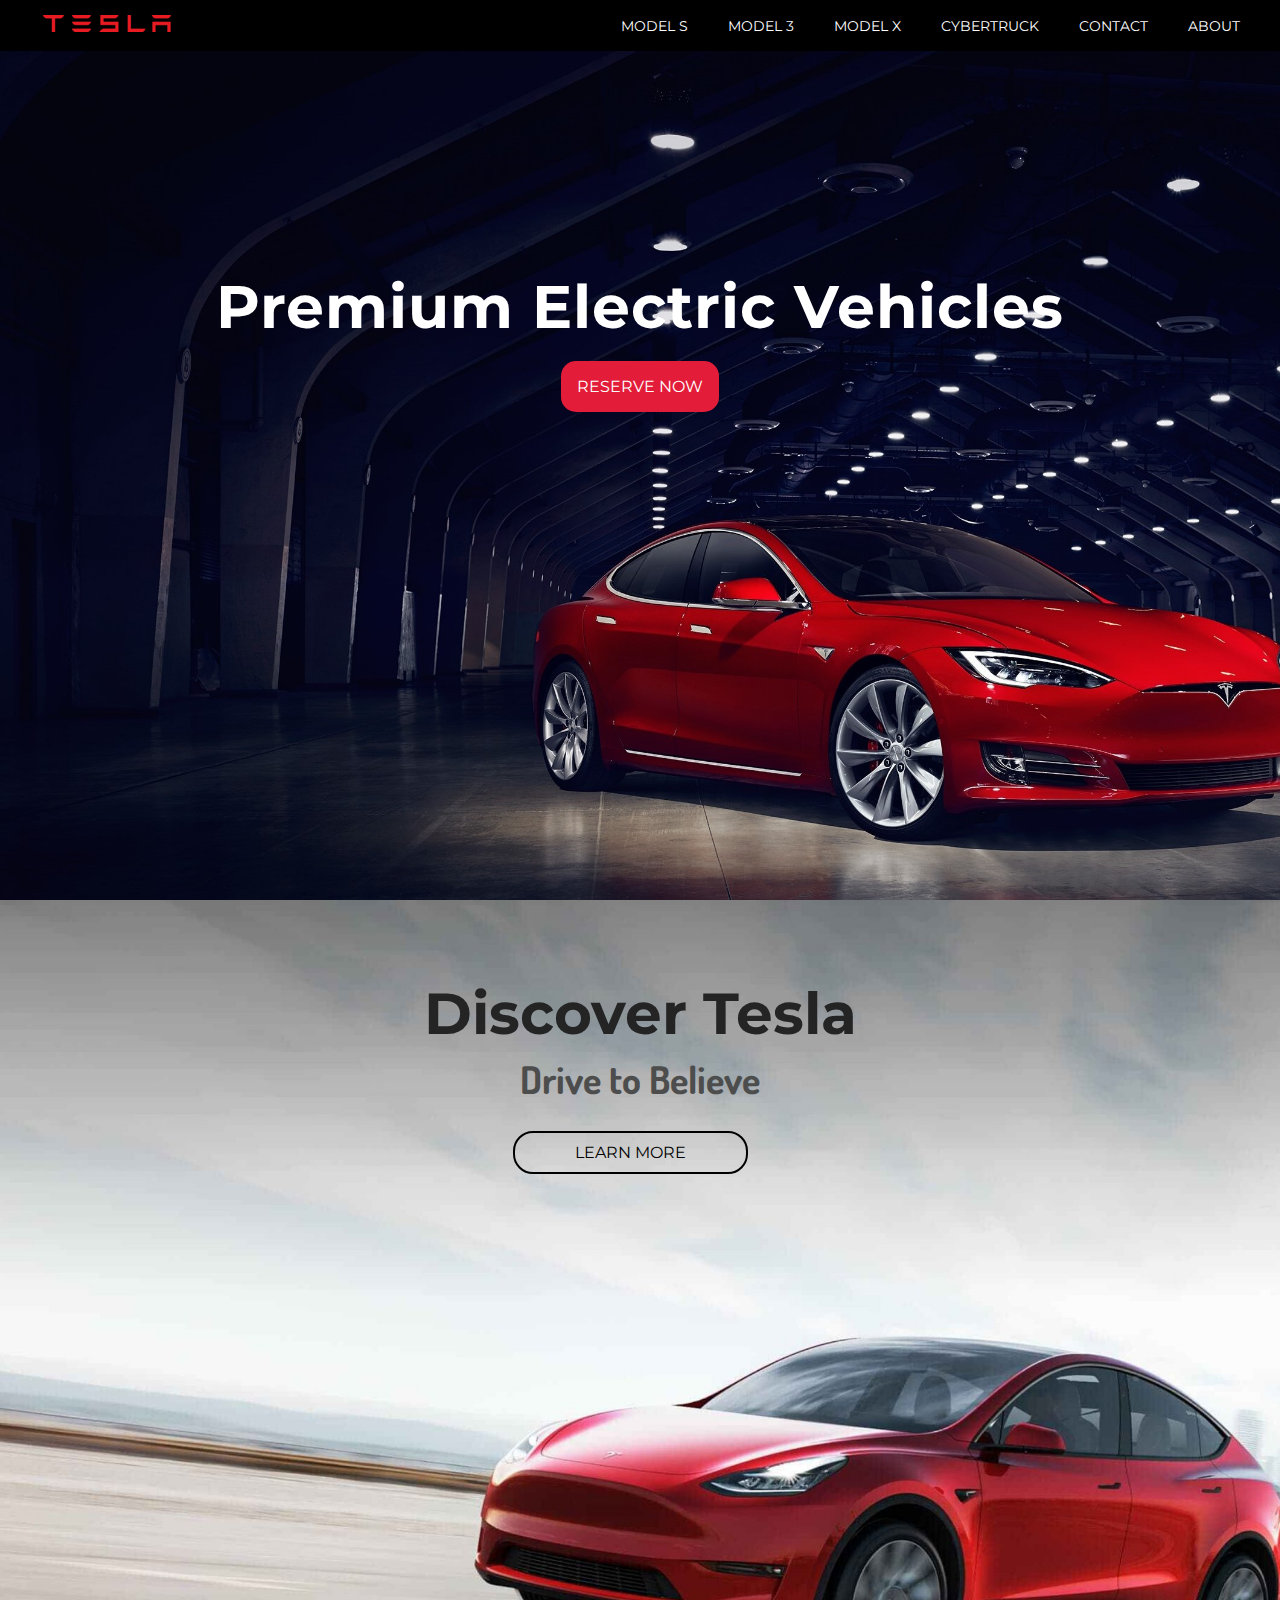
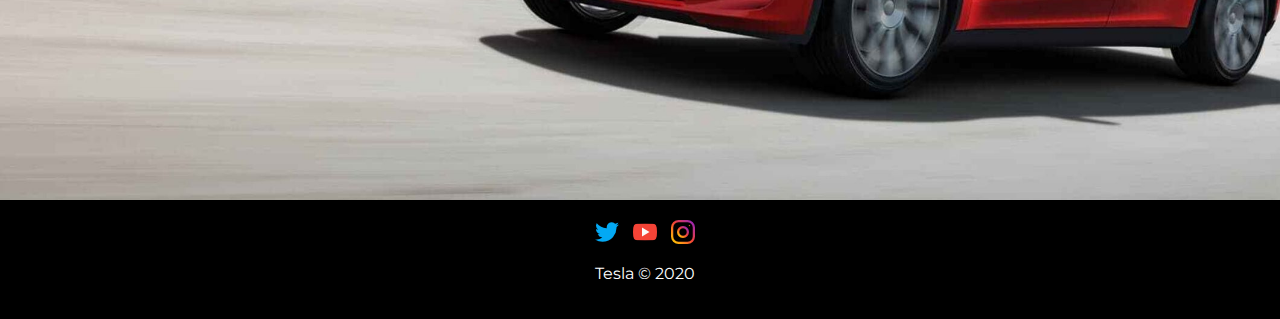
<file: index.html>
<!DOCTYPE html>
<html lang="en">
<head>
    <meta charset="UTF-8">
    <meta name="viewport" content="width=device-width, initial-scale=1.0">
    <title>Electric Cars, Solar Panels & Clean Energy Storage | Tesla</title>
    <link rel="stylesheet"  type="text/css" href="css/styles.css">
    <!--Fonts-->
    <link href="https://fonts.googleapis.com/css?family=Dosis:400,700" rel="stylesheet">
    <link href="https://fonts.googleapis.com/css?family=Roboto&display=swap" rel="stylesheet">

    <!--icono -->
    <link rel="shortcut icon" href="./img/favicon.ico" type="image/vnd.microsoft.icon">

    <link href="https://fonts.googleapis.com/css2?family=Montserrat:wght@600&display=swap" rel="stylesheet">
</head>

<body>
    <header>
        <div class="menu">
      
           <a href="index.html"><img class="logo" src="./img/logo.png"></a>
        <nav class="navbar">
           <ul>
              
              <li><a href="models.html">Model S</a></li>
              <li><a href="model3.html">Model 3</a></li>
              <li><a href="modelx.html">Model X</a></li>
              <li><a href="cybertruck.html">Cybertruck</a></li>
              <li><a href="contact.html">Contact</a></li>
              <li><a href="about.html">about</a></li>  
            </ul>
      
        </nav>
        </div>
       
        

        </header>

        <main>

            <section id="intro">
                <div class="contenedor">
                    <h1>Premium Electric Vehicles</h1>
                    <a href="index.html">RESERVE NOW</a>
                </div>
            </section>


            
          <section id="vid">
             
              
               <h2> Discover Tesla </h2>
               <h4>Drive to Believe</h4>
               <a href="about.html">Learn more</a>
              
            
          </section>
        </main>            
        
<footer>
    <div class="contenedor">
        <div class="redes">
          <a href="https://twitter.com/Tesla"><img src="img/twitter.png" alt="icono de twitter"></a>
          <a href="https://www.youtube.com/user/TeslaMotors"><img src="img/youtube.png" alt="icono de youtube"></a>
          <a href="https://www.instagram.com/teslamotors/?hl=es-la"><img src="img/instagram.png" alt="icono de instagram"></a>
        </div>
        <div class="parrafo">
          <p>Tesla © 2020</p>
        </div>
      </div>
</footer>

</body>
</html>
</file>
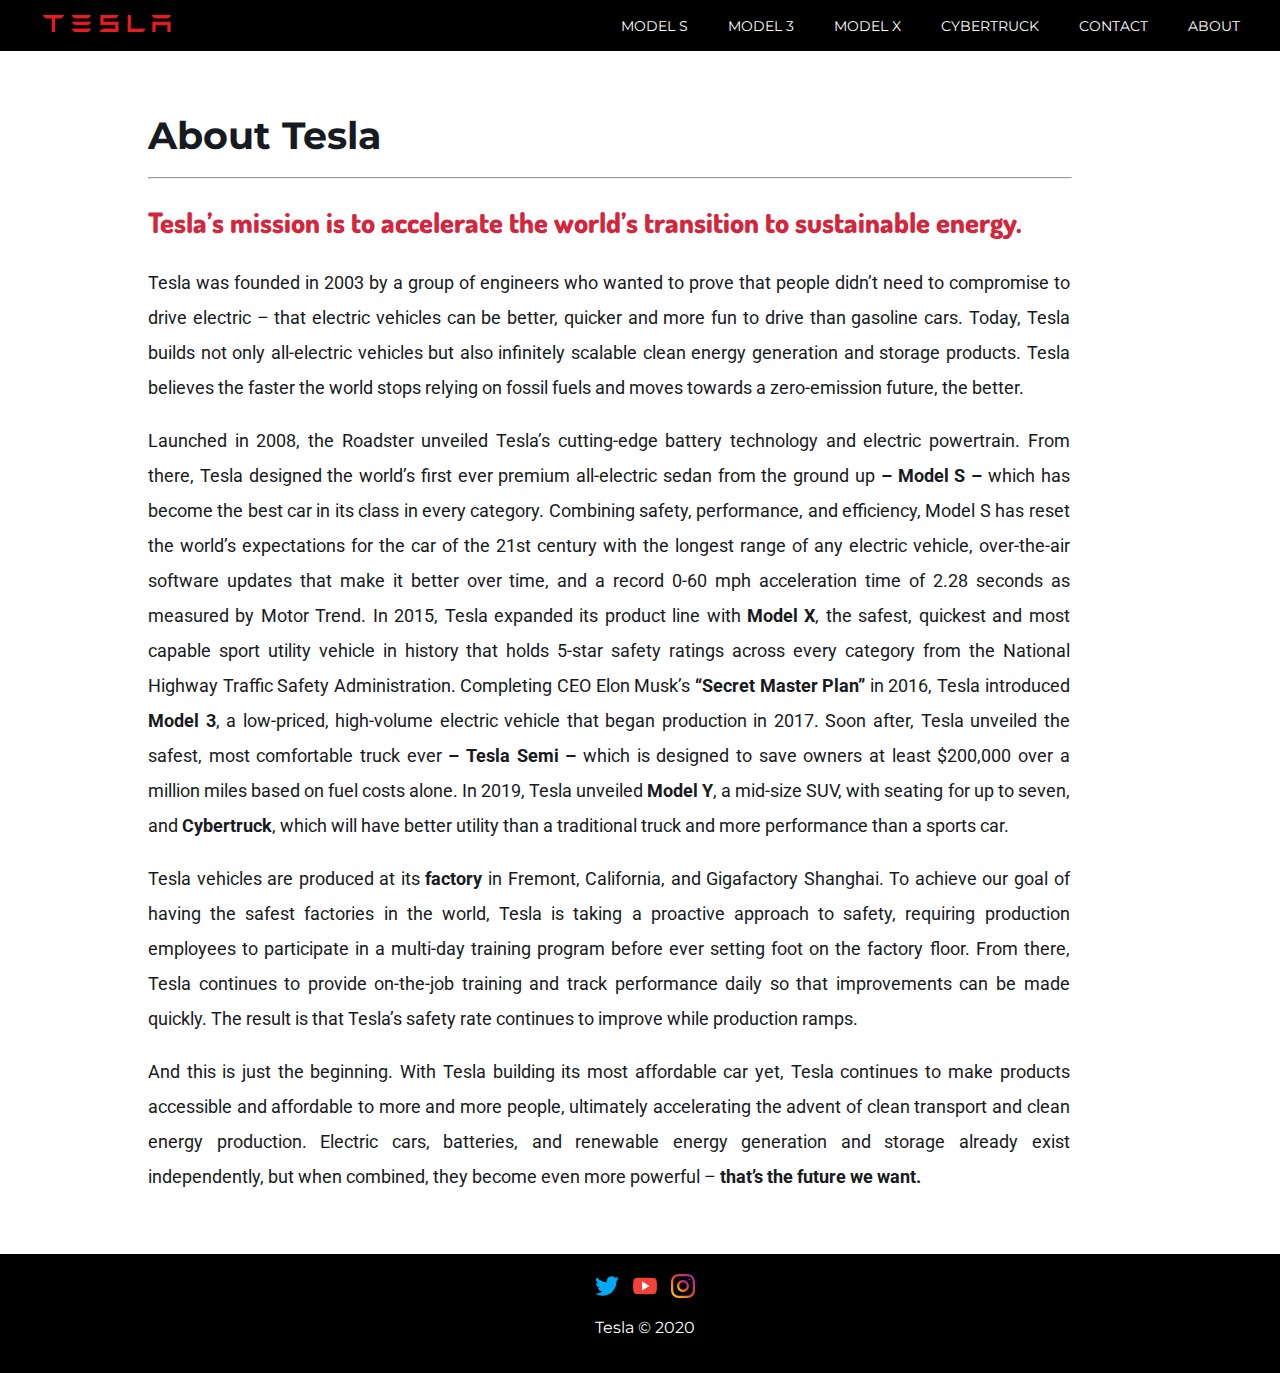
<file: about.html>
<!DOCTYPE html>
<html lang="en">
<head>
    <meta charset="UTF-8">
    <meta name="viewport" content="width=device-width, initial-scale=1.0">
    <title>About Tesla | Tesla</title>
    <link rel="stylesheet"  type="text/css" href="css/styles.css">
    <!--Fonts-->
    <link href="https://fonts.googleapis.com/css?family=Dosis:400,700" rel="stylesheet">
    <link href="https://fonts.googleapis.com/css?family=Roboto&display=swap" rel="stylesheet">

    <!--icono -->
    <link rel="shortcut icon" href="./img/favicon.ico" type="image/vnd.microsoft.icon">

    <link href="https://fonts.googleapis.com/css2?family=Montserrat:wght@600&display=swap" rel="stylesheet">
</head>

<body>
    <header>
        <div class="menu">
      
           <a href="index.html"><img class="logo" src="./img/logo.png"></a>
        <nav class="navbar">
           <ul>
              
              <li><a href="models.html">Model S</a></li>
              <li><a href="model3.html">Model 3</a></li>
              <li><a href="modelx.html">Model X</a></li>
              <li><a href="cybertruck.html">Cybertruck</a></li>
              <li><a href="contact.html">Contact</a></li>
              <li><a href="about.html">about</a></li>  
            </ul>
      
        </nav>
        </div>
       
        

        </header>

        <main>
            <section id="aboutus">
               
                <div class="contenedor">
                    <div id="aboutinfo">
                    <h3>About Tesla</h3>
                    <hr/>
                    <h2><b>Tesla’s mission is to accelerate the world’s transition to sustainable energy.</b></h2>
                
                    <p>Tesla was founded in 2003 by a group of engineers who wanted to prove that people didn’t need to compromise to drive electric – that electric vehicles can be better, quicker and more fun to drive than gasoline cars. Today, Tesla builds not only all-electric vehicles but also infinitely scalable clean energy generation and storage products. Tesla believes the faster the world stops relying on fossil fuels and moves towards a zero-emission future, the better.</p>
                    
                    <p>Launched in 2008, the Roadster unveiled Tesla’s cutting-edge battery technology and electric powertrain. From there, Tesla designed the world’s first ever premium all-electric sedan from the ground up <b> – Model S – </b> which has become the best car in its class in every category. Combining safety, performance, and efficiency, Model S has reset the world’s expectations for the car of the 21st century with the longest range of any electric vehicle, over-the-air software updates that make it better over time, and a record 0-60 mph acceleration time of 2.28 seconds as measured by Motor Trend. In 2015, Tesla expanded its product line with <b> Model X</b>, the safest, quickest and most capable sport utility vehicle in history that holds 5-star safety ratings across every category from the National Highway Traffic Safety Administration. Completing CEO Elon Musk’s <b> “Secret Master Plan” </b> in 2016, Tesla introduced <b>Model 3</b>, a low-priced, high-volume electric vehicle that began production in 2017. Soon after, Tesla unveiled the safest, most comfortable truck ever <b>– Tesla Semi –</b> which is designed to save owners at least $200,000 over a million miles based on fuel costs alone. In 2019, Tesla unveiled <b>Model Y</b>, a mid-size SUV, with seating for up to seven, and <b>Cybertruck</b>, which will have better utility than a traditional truck and more performance than a sports car.</p>

                    <p>Tesla vehicles are produced at its <b>factory</b> in Fremont, California, and Gigafactory Shanghai. To achieve our goal of having the safest factories in the world, Tesla is taking a proactive approach to safety, requiring production employees to participate in a multi-day training program before ever setting foot on the factory floor. From there, Tesla continues to provide on-the-job training and track performance daily so that improvements can be made quickly. The result is that Tesla’s safety rate continues to improve while production ramps.</p>

                    <p class="pfinal">And this is just the beginning. With Tesla building its most affordable car yet, Tesla continues to make products accessible and affordable to more and more people, ultimately accelerating the advent of clean transport and clean energy production. Electric cars, batteries, and renewable energy generation and storage already exist independently, but when combined, they become even more powerful – <b>that’s the future we want.</b></p>

                </div>
                </div>  
                
            </section>
          
          
        </main>            
        
<footer>
    <div class="contenedor">
        <div class="redes">
          <a href="https://twitter.com/Tesla"><img src="img/twitter.png" alt="icono de twitter"></a>
          <a href="https://www.youtube.com/user/TeslaMotors"><img src="img/youtube.png" alt="icono de youtube"></a>
          <a href="https://www.instagram.com/teslamotors/?hl=es-la"><img src="img/instagram.png" alt="icono de instagram"></a>
        </div>
        <div class="parrafo">
          <p>Tesla © 2020</p>
        </div>
      </div>
</footer>

</body>
</html>
</file>
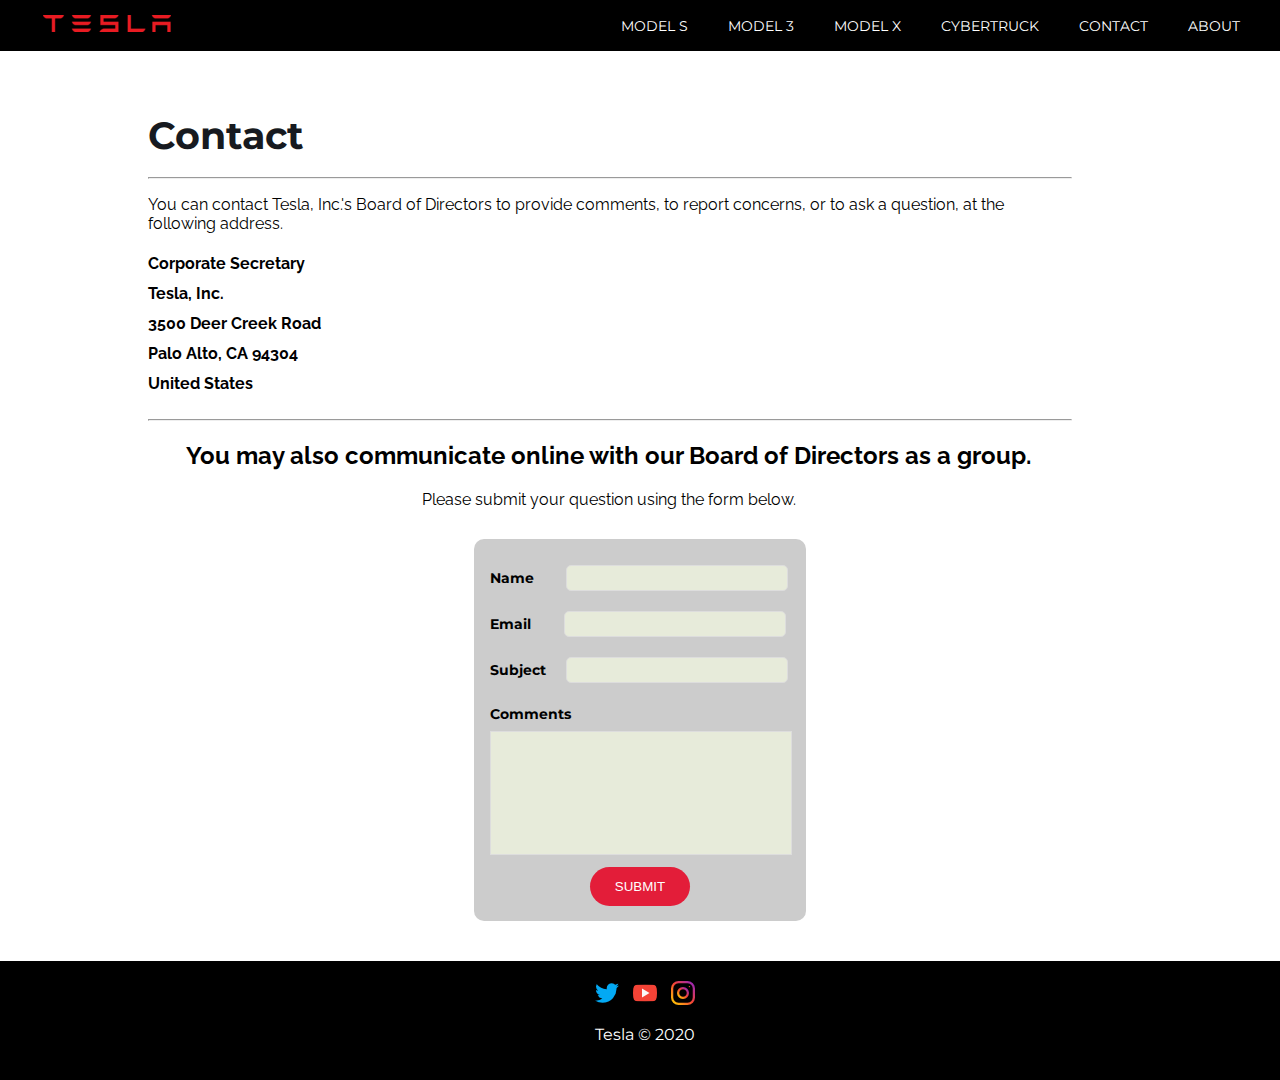
<file: contact.html>
<!DOCTYPE html>
<html lang="en">
<head>
    <meta charset="UTF-8">
    <meta name="viewport" content="width=device-width, initial-scale=1.0">
    <title>Contact Us | Tesla</title>
    <link rel="stylesheet"  type="text/css" href="css/styles.css">
    <!--Fonts-->
    <link href="https://fonts.googleapis.com/css?family=Dosis:400,700" rel="stylesheet">
    <link href="https://fonts.googleapis.com/css?family=Roboto&display=swap" rel="stylesheet">
    <link href="https://fonts.googleapis.com/css2?family=Raleway&display=swap" rel="stylesheet">

    <!--icono -->
    <link rel="shortcut icon" href="./img/favicon.ico" type="image/vnd.microsoft.icon">
    
    <link href="https://fonts.googleapis.com/css2?family=Montserrat:wght@600&display=swap" rel="stylesheet">
</head>

<body>
    <header>
        <div class="menu">
      
           <a href="index.html"><img class="logo" src="./img/logo.png"></a>
        <nav class="navbar">
           <ul>
              
              <li><a href="models.html">Model S</a></li>
              <li><a href="model3.html">Model 3</a></li>
              <li><a href="modelx.html">Model X</a></li>
              <li><a href="cybertruck.html">Cybertruck</a></li>
              <li><a href="contact.html">Contact</a></li>
              <li><a href="about.html">about</a></li>  
            </ul>
      
        </nav>
        </div>
       
        

        </header>

        <main>
            <section id="contact">
               
                <div class="contenedor">
                    <div id="contactinfo">
                    <h3>Contact</h3>
                    <hr/>
                    <p>You can contact Tesla, Inc.'s Board of Directors to provide comments, to report concerns, or to ask a question, at the following address.</p>

                    <p class="dir">Corporate Secretary<br/>
                    Tesla, Inc.<br/>
                    3500 Deer Creek Road<br/>
                    Palo Alto, CA 94304</br>
                    United States</p>
                    <hr/>
                    <h2>You may also communicate online with our Board of Directors as a group.</h2>
                    <p class="formi">Please submit your question using the form below.</p>

                    <form id="foorm">
                    <label>Name </label> <input type="text" required>
                    <label>Email </label><input type="email" required>
                    <label>Subject</label> <input type="text" required>
                   
                    <label id="comments">Comments </label><textarea type="text" required></textarea>
                    <input type="submit" value="Submit">
                </form>
                    
                </div>
                </div>  
                
            </section>
          
          
        </main>            
        
<footer>
    <div class="contenedor">
        <div class="redes">
          <a href="https://twitter.com/Tesla"><img src="img/twitter.png" alt="icono de twitter"></a>
          <a href="https://www.youtube.com/user/TeslaMotors"><img src="img/youtube.png" alt="icono de youtube"></a>
          <a href="https://www.instagram.com/teslamotors/?hl=es-la"><img src="img/instagram.png" alt="icono de instagram"></a>
        </div>
        <div class="parrafo">
          <p>Tesla © 2020</p>
        </div>
      </div>
</footer>

</body>
</html>
</file>
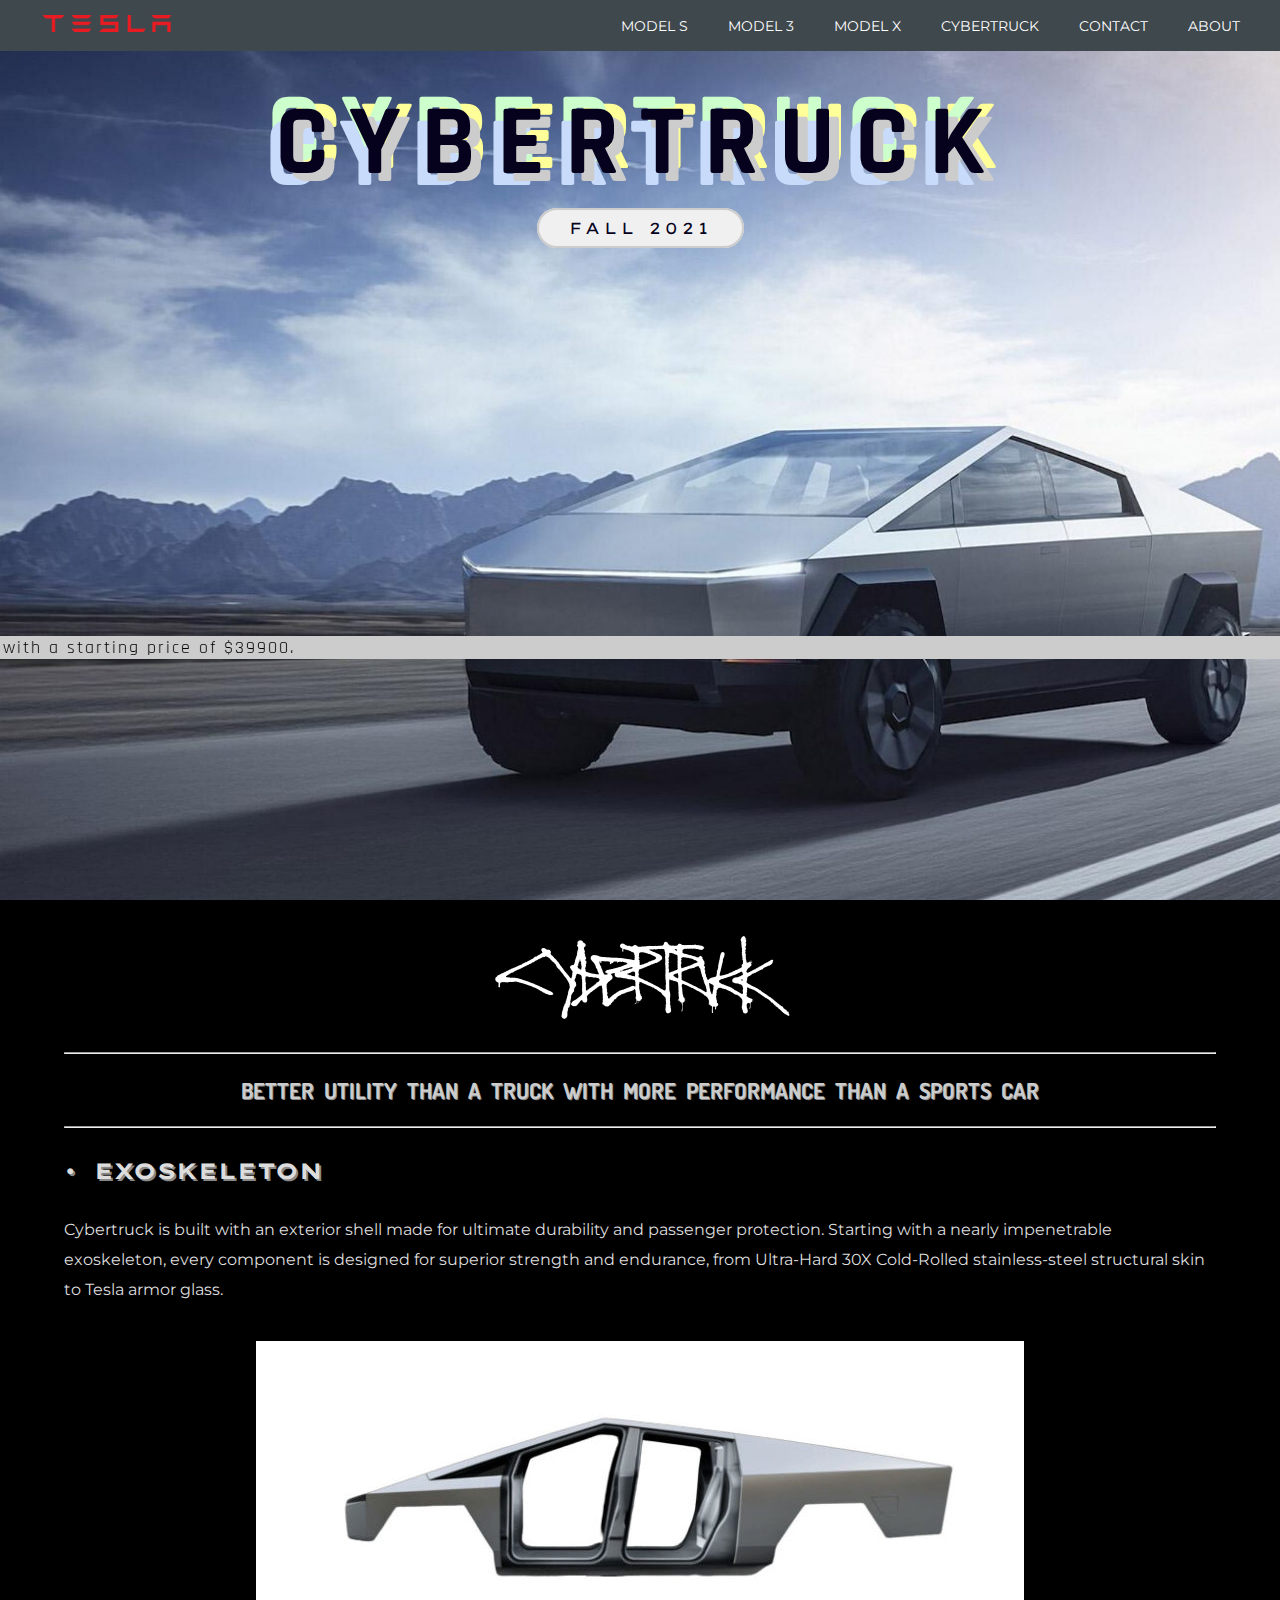
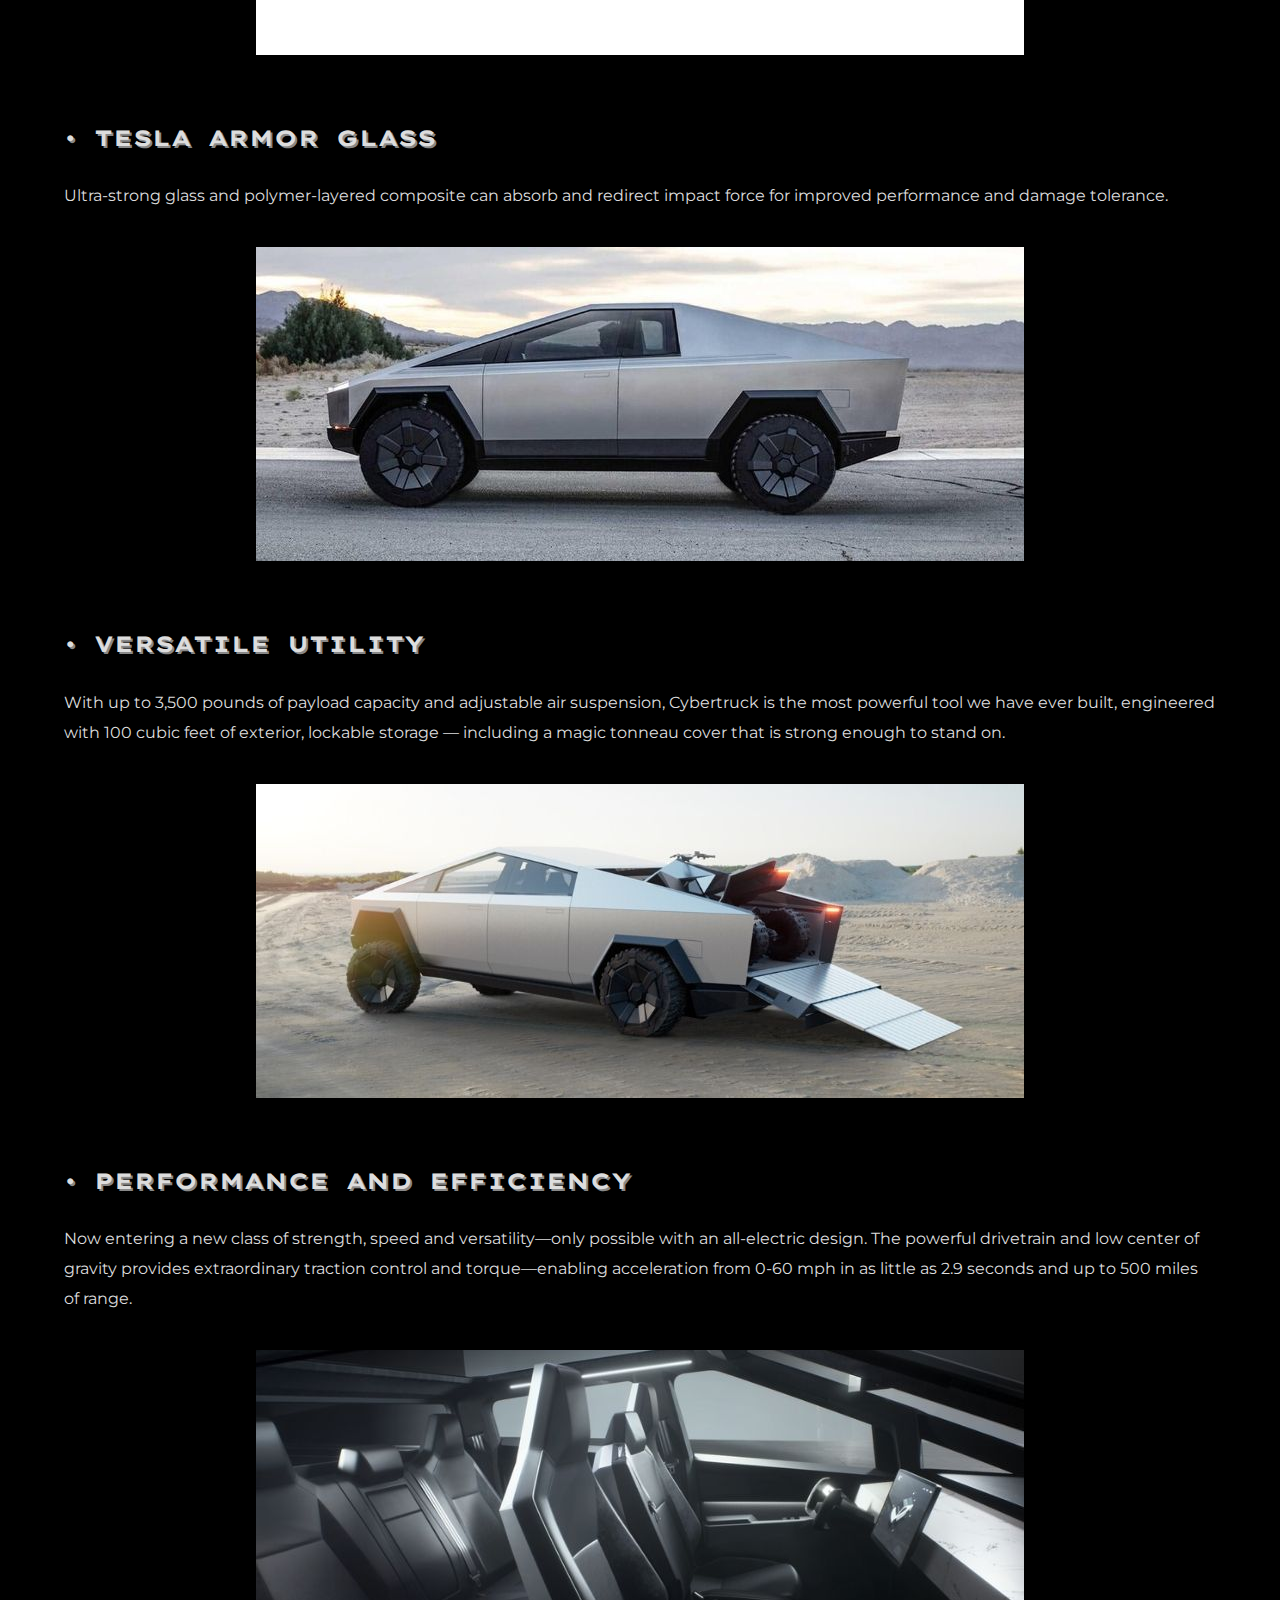
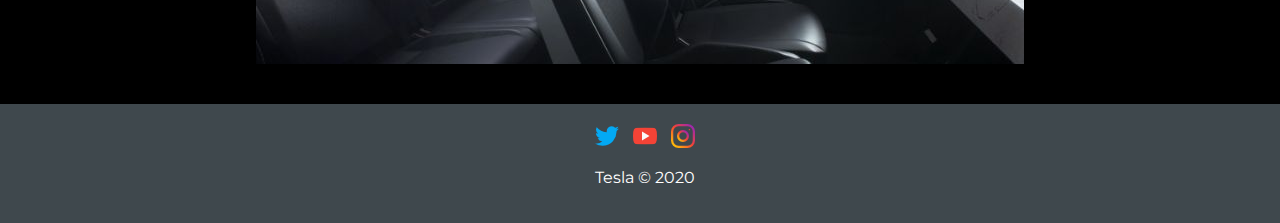
<file: cybertruck.html>
<!DOCTYPE html>
<html lang="en">
<head>
    <meta charset="UTF-8">
    <meta name="viewport" content="width=device-width, initial-scale=1.0">
    <title>Cybertruck | Tesla</title>
    <link rel="stylesheet"  type="text/css" href="css/styles.css">
    <!--Fonts-->
    <link href="https://fonts.googleapis.com/css?family=Dosis:400,700" rel="stylesheet">
    <link href="https://fonts.googleapis.com/css?family=Roboto&display=swap" rel="stylesheet">
    <link href="https://fonts.googleapis.com/css2?family=Raleway&display=swap" rel="stylesheet">
    <link href="https://fonts.googleapis.com/css2?family=Staatliches&display=swap" rel="stylesheet">
    <link href="https://fonts.googleapis.com/css2?family=Lexend+Tera&display=swap" rel="stylesheet">
    <link href="https://fonts.googleapis.com/css2?family=Russo+One&display=swap" rel="stylesheet">
    <link href="https://fonts.googleapis.com/css2?family=Rajdhani:wght@700&display=swap" rel="stylesheet">

    <!--icono -->
    <link rel="shortcut icon" href="./img/favicon.ico" type="image/vnd.microsoft.icon">
    <link href="https://fonts.googleapis.com/css2?family=Montserrat:wght@600&display=swap" rel="stylesheet">
</head>

<body>
    <header>
        <div class="menu">
      
           <a href="index.html"><img class="logo" src="./img/logo.png"></a>
        <nav class="navbar">
           <ul>
              
              <li><a href="models.html">Model S</a></li>
              <li><a href="model3.html">Model 3</a></li>
              <li><a href="modelx.html">Model X</a></li>
              <li><a href="cybertruck.html">Cybertruck</a></li>
              <li><a href="contact.html">Contact</a></li>
              <li><a href="about.html">about</a></li>  
            </ul>
      
        </nav>
        </div>
       
        

        </header>

        <main>
            <section id="cybertruckk">
                 <div class="contenedor">
        
                    <h2>Cybertruck</h2>
                    <a>FALL 2021</a>
                   
                </div>
                <marquee direction="right" speed="normal" behavior="loop">The Tesla Cybertruck will be released in 2021 with a starting price of $39900.</marquee>
             </section>
            
             
             <section id="cyb">
                <div class="contenedor">
                 <div id="centlogo"><img class="logocb" src="img/logocybertruck.png"></div>
                <hr>
                <h3>BETTER UTILITY THAN A TRUCK WITH MORE PERFORMANCE THAN A SPORTS CAR </h3>
                <hr>
                <h4>• EXOSKELETON</h4>
                <p>Cybertruck is built with an exterior shell made for ultimate durability and passenger protection. Starting with a nearly impenetrable exoskeleton, every component is designed for superior strength and endurance, from Ultra-Hard 30X Cold-Rolled stainless-steel structural skin to Tesla armor glass.</p>

                <div id="centlogo"> <img class="imgg" src="./img/Tesla-Cybertruck-Exoskeleton-Body-768x314 (1).jpg"></div>

                <h4>• TESLA ARMOR GLASS</h4>
                <p>Ultra-strong glass and polymer-layered composite can absorb and redirect impact force for improved performance and damage tolerance.</p>
                <div id="centlogo"> <img class="imgg" src="./img/Diseño sin título.jpg"></div>


                <h4>• VERSATILE UTILITY  </h4>
                <p>With up to 3,500 pounds of payload capacity and adjustable air suspension, Cybertruck is the most powerful tool we have ever built, engineered with 100 cubic feet of exterior, lockable storage — including a magic tonneau cover that is strong enough to stand on.</p>
                <div id="centlogo"> <img class="imgg" src="./img/ver.jpg"></div>

                <h4>• PERFORMANCE AND EFFICIENCY</h4>
                <p>Now entering a new class of strength, speed and versatility—only possible with  an all-electric design. The powerful drivetrain and low center of gravity provides extraordinary traction control and torque—enabling acceleration from 0-60 mph in as little as 2.9 seconds and up to 500 miles of range.</p>
                <div id="centlogo"> <img class="imgg" src="./img/insi.jpg"></div>
                </div>
            </section>
            
          
          
        </main>            
        
<footer>
    <div class="contenedor">
        <div class="redes">
          <a href="https://twitter.com/Tesla"><img src="img/twitter.png" alt="icono de twitter"></a>
          <a href="https://www.youtube.com/user/TeslaMotors"><img src="img/youtube.png" alt="icono de youtube"></a>
          <a href="https://www.instagram.com/teslamotors/?hl=es-la"><img src="img/instagram.png" alt="icono de instagram"></a>
        </div>
        <div class="parrafo">
          <p>Tesla © 2020</p>
        </div>
      </div>
</footer>


<style>
  header ul li a {
 color: white

  }

  .menu {
      background-color:#3f484d;
  }

  footer{
      background-color: #3f484d;
      color: white;
  }
</style>


</body>
</html>
</file>
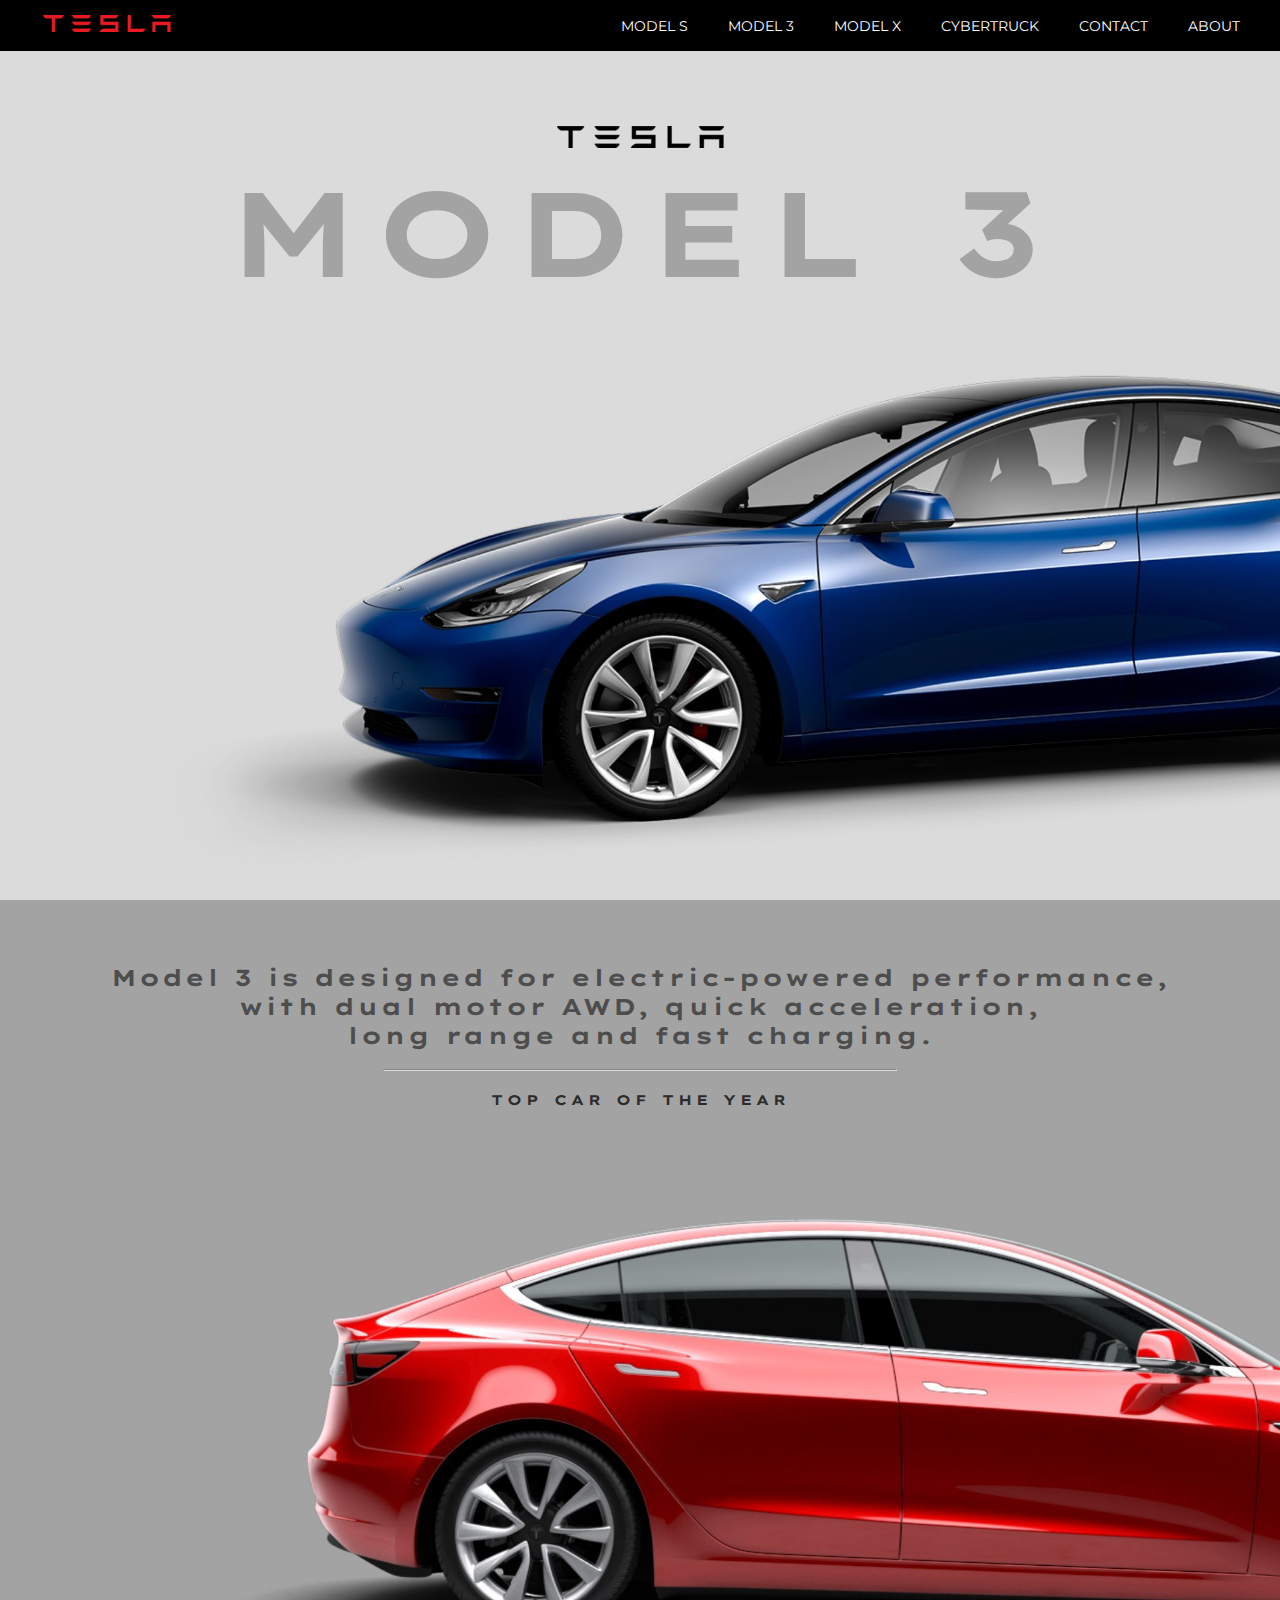
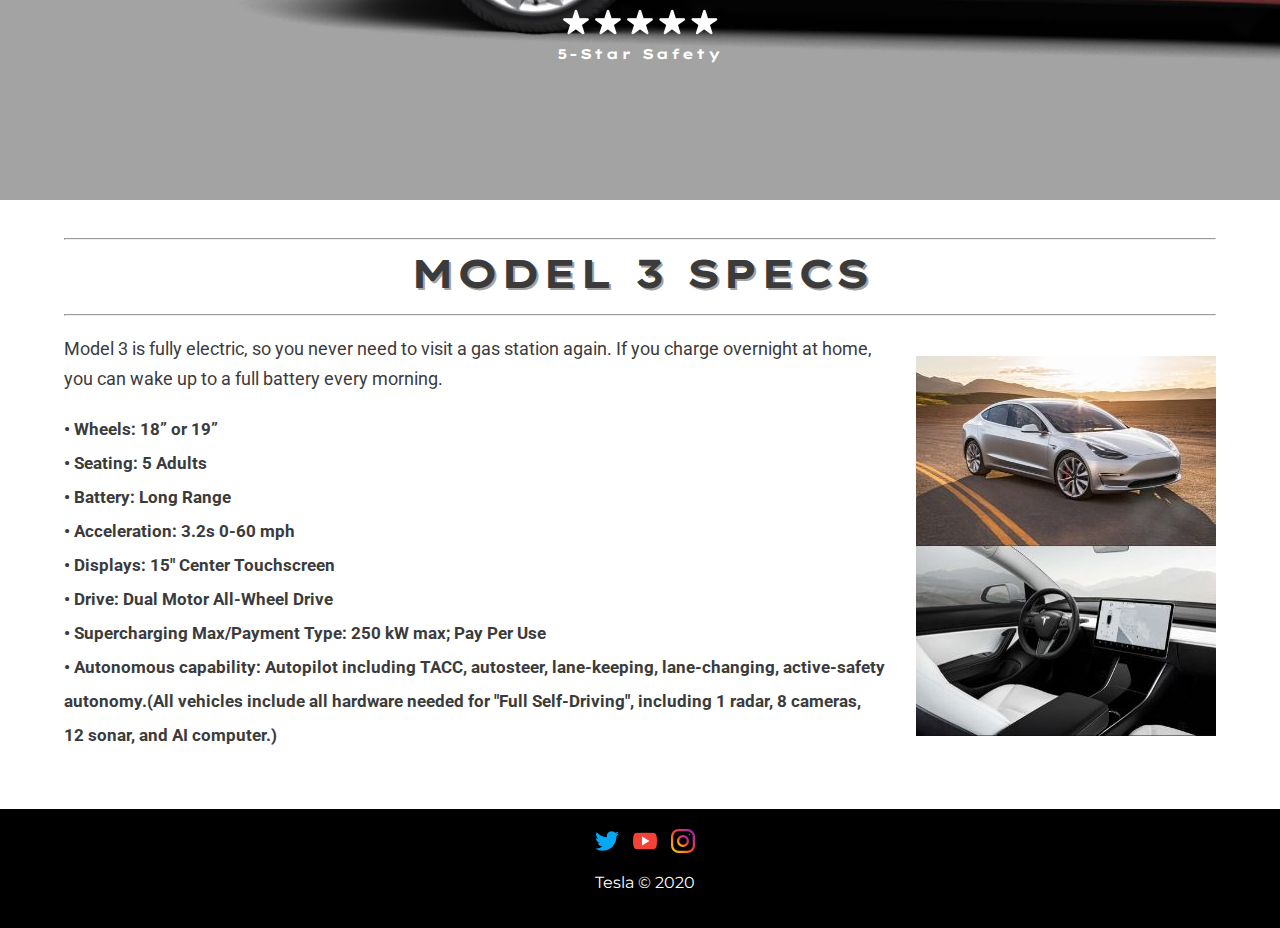
<file: model3.html>
<!DOCTYPE html>
<html lang="en">
<head>
    <meta charset="UTF-8">
    <meta name="viewport" content="width=device-width, initial-scale=1.0">
    <title>Model 3 | Tesla</title>
    <link rel="stylesheet"  type="text/css" href="css/styles.css">
    <!--Fonts-->
    <link href="https://fonts.googleapis.com/css?family=Dosis:400,700" rel="stylesheet">
    <link href="https://fonts.googleapis.com/css?family=Roboto&display=swap" rel="stylesheet">
    <link href="https://fonts.googleapis.com/css2?family=Raleway&display=swap" rel="stylesheet">
    <link href="https://fonts.googleapis.com/css2?family=Staatliches&display=swap" rel="stylesheet">
    <link href="https://fonts.googleapis.com/css2?family=Lexend+Tera&display=swap" rel="stylesheet">
    <!--icono -->
    <link rel="shortcut icon" href="./img/favicon.ico" type="image/vnd.microsoft.icon">
    <link href="https://fonts.googleapis.com/css2?family=Montserrat:wght@600&display=swap" rel="stylesheet">
</head>

<body>
  <header>
    <div class="menu">
  
       <a href="index.html"><img class="logo" src="./img/logo.png"></a>
    <nav class="navbar">
       <ul>
          
          <li><a href="models.html">Model S</a></li>
          <li><a href="model3.html">Model 3</a></li>
          <li><a href="modelx.html">Model X</a></li>
          <li><a href="cybertruck.html">Cybertruck</a></li>
          <li><a href="contact.html">Contact</a></li>
          <li><a href="about.html">about</a></li>  
        </ul>
  
    </nav>
    </div>
   
    

    </header>
        <main>
            <section id="mtroix">
                 <div class="contenedor">
              <img src="./img/teesla.png">
                    <h2>Model 3</h2>
                    
                </div>
             </section>
            
             <section id="m3">
                 <div id="contenedor">
                <h2>Model 3 is designed for electric-powered performance,</br>
                     with dual motor AWD, quick acceleration,</br>long range and fast charging.</h2>
                     <hr>
                 <h4>TOP CAR OF THE YEAR</h4>  
                    <img id="est" src="img/5s.png">
                    <h3>5-Star Safety</h3>
                 </div>
             </section>


             <section id="m3specs">
              <div class="contenedor">
                <hr class="topp">
             <h2>Model 3 SPECS</h2>
                  <hr class="btm">
                  <img class="imagen" src="./img/999.jpg">
            <p class="innfo">Model 3 is fully electric, so you never need to visit a gas station again. If you charge overnight at home,<br> you can wake up to a full battery every morning. </p>     
            
            <p class="info"> • Wheels: 18” or 19” <br>
              • Seating:	5  Adults<br>
              • Battery: Long Range<br>
              • Acceleration: 3.2s 0-60 mph<br>
              • Displays: 15" Center Touchscreen<br>
              • Drive: Dual Motor All-Wheel Drive<br>
              • Supercharging Max/Payment Type: 250 kW max; Pay Per Use<br>
              • Autonomous capability:	Autopilot including TACC, autosteer, lane-keeping, lane-changing, active-safety <br> autonomy.(All vehicles include all hardware needed for "Full Self-Driving", including 1 radar, 8 cameras,<br> 12 sonar, and AI computer.)
            </p>
              </div>
          </section>
          
          
        </main>            
        
<footer>
    <div class="contenedor">
        <div class="redes">
          <a href="https://twitter.com/Tesla"><img src="img/twitter.png" alt="icono de twitter"></a>
          <a href="https://www.youtube.com/user/TeslaMotors"><img src="img/youtube.png" alt="icono de youtube"></a>
          <a href="https://www.instagram.com/teslamotors/?hl=es-la"><img src="img/instagram.png" alt="icono de instagram"></a>
        </div>
        <div class="parrafo">
          <p>Tesla © 2020</p>
        </div>
      </div>
</footer>





</body>
</html>
</file>
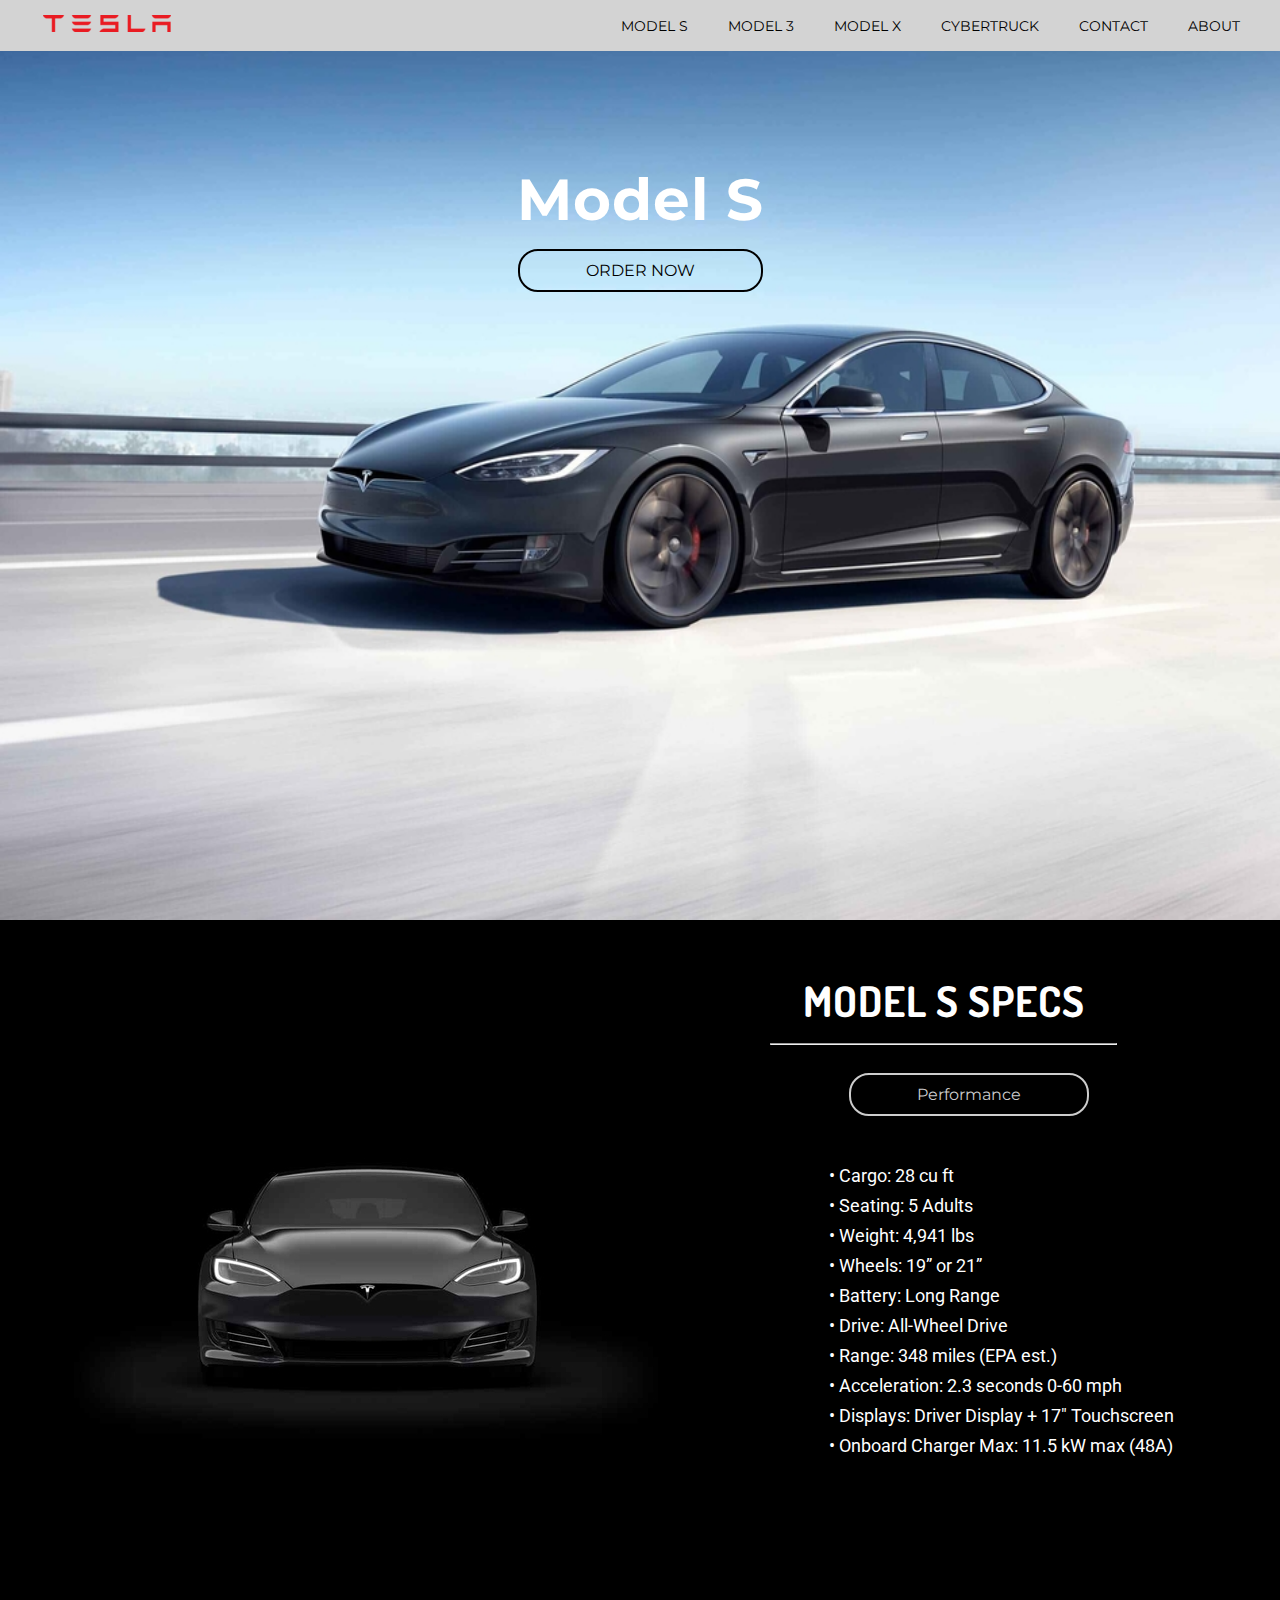
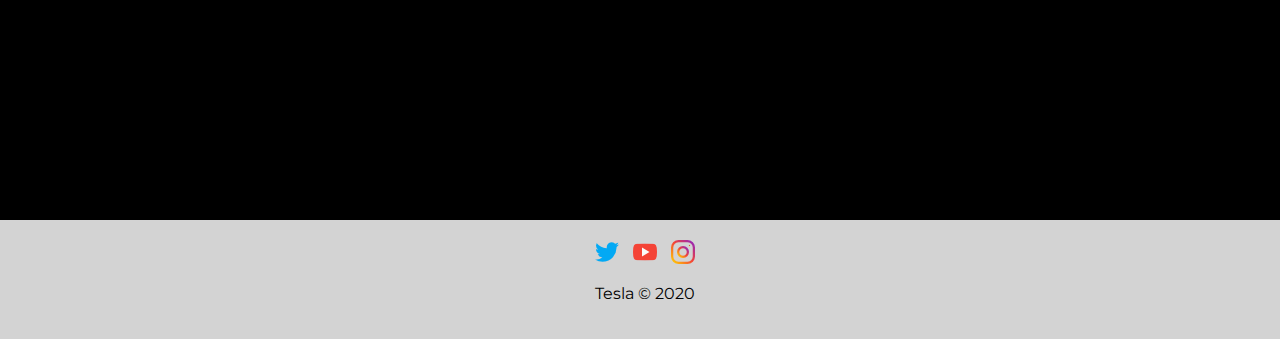
<file: models.html>
<!DOCTYPE html>
<html lang="en">
<head>
    <meta charset="UTF-8">
    <meta name="viewport" content="width=device-width, initial-scale=1.0">
    <title>Model S | Tesla</title>
    <link rel="stylesheet"  type="text/css" href="css/styles.css">
    <!--Fonts-->
    <link href="https://fonts.googleapis.com/css?family=Dosis:400,700" rel="stylesheet">
    <link href="https://fonts.googleapis.com/css?family=Roboto&display=swap" rel="stylesheet">
    <link href="https://fonts.googleapis.com/css2?family=Raleway&display=swap" rel="stylesheet">

    <!--icono -->
    <link rel="shortcut icon" href="./img/favicon.ico" type="image/vnd.microsoft.icon">
    <link href="https://fonts.googleapis.com/css2?family=Montserrat:wght@600&display=swap" rel="stylesheet">
</head>

<body>
<header>
        <div class="menu">
      
           <a href="index.html"><img class="logo" src="./img/logo.png"></a>
        <nav class="navbar">
           <ul>
              
              <li><a href="models.html">Model S</a></li>
              <li><a href="model3.html">Model 3</a></li>
              <li><a href="modelx.html">Model X</a></li>
              <li><a href="cybertruck.html">Cybertruck</a></li>
              <li><a href="contact.html">Contact</a></li>
              <li><a href="about.html">about</a></li>  
            </ul>
      
        </nav>
        </div>
       
        

        </header>

        <main>
            <section id="split">
                 <div class="contenedor">
                    <h2>Model S</h2>
                    <a href="about.html">ORDER NOW</a>
                </div>
             </section>
             <section id="specs">
                
                 <div class="contenedor">
                     <img src="./img/finqa.jpg">
                     <h2>Model S Specs</h2>
                 <hr>
                 <a>Performance</a>
                     <p>• Cargo: 28 cu ft</br>
                        
                        • Seating: 5 Adults</br>
                        
                        
                    
                        
                        • Weight: 4,941 lbs</br>
                        • Wheels: 19” or 21”</br>
                        • Battery: Long Range</br>
                        • Drive: All-Wheel Drive</br>
                        
                        • Range: 348 miles (EPA est.)</br>
                        • Acceleration: 2.3 seconds 0-60 mph</br>
                        • Displays: Driver Display + 17" Touchscreen</br>
                        • Onboard Charger Max: 11.5 kW max (48A)</br></p>
                 </div>
             </section>
   

  
          
        
          
        </main>            
        
<footer>
    <div class="contenedor">
        <div class="redes">
          <a href="https://twitter.com/Tesla"><img src="img/twitter.png" alt="icono de twitter"></a>
          <a href="https://www.youtube.com/user/TeslaMotors"><img src="img/youtube.png" alt="icono de youtube"></a>
          <a href="https://www.instagram.com/teslamotors/?hl=es-la"><img src="img/instagram.png" alt="icono de instagram"></a>
        </div>
        <div class="parrafo">
          <p>Tesla © 2020</p>
        </div>
      </div>
</footer>

<style>
    header ul li a {
   color: black
    }

    .menu {
        background-color:#d3d3d3;
    }

    footer{
        background-color: #d3d3d3;
        color: black;
    }
</style>



</body>
</html>
</file>
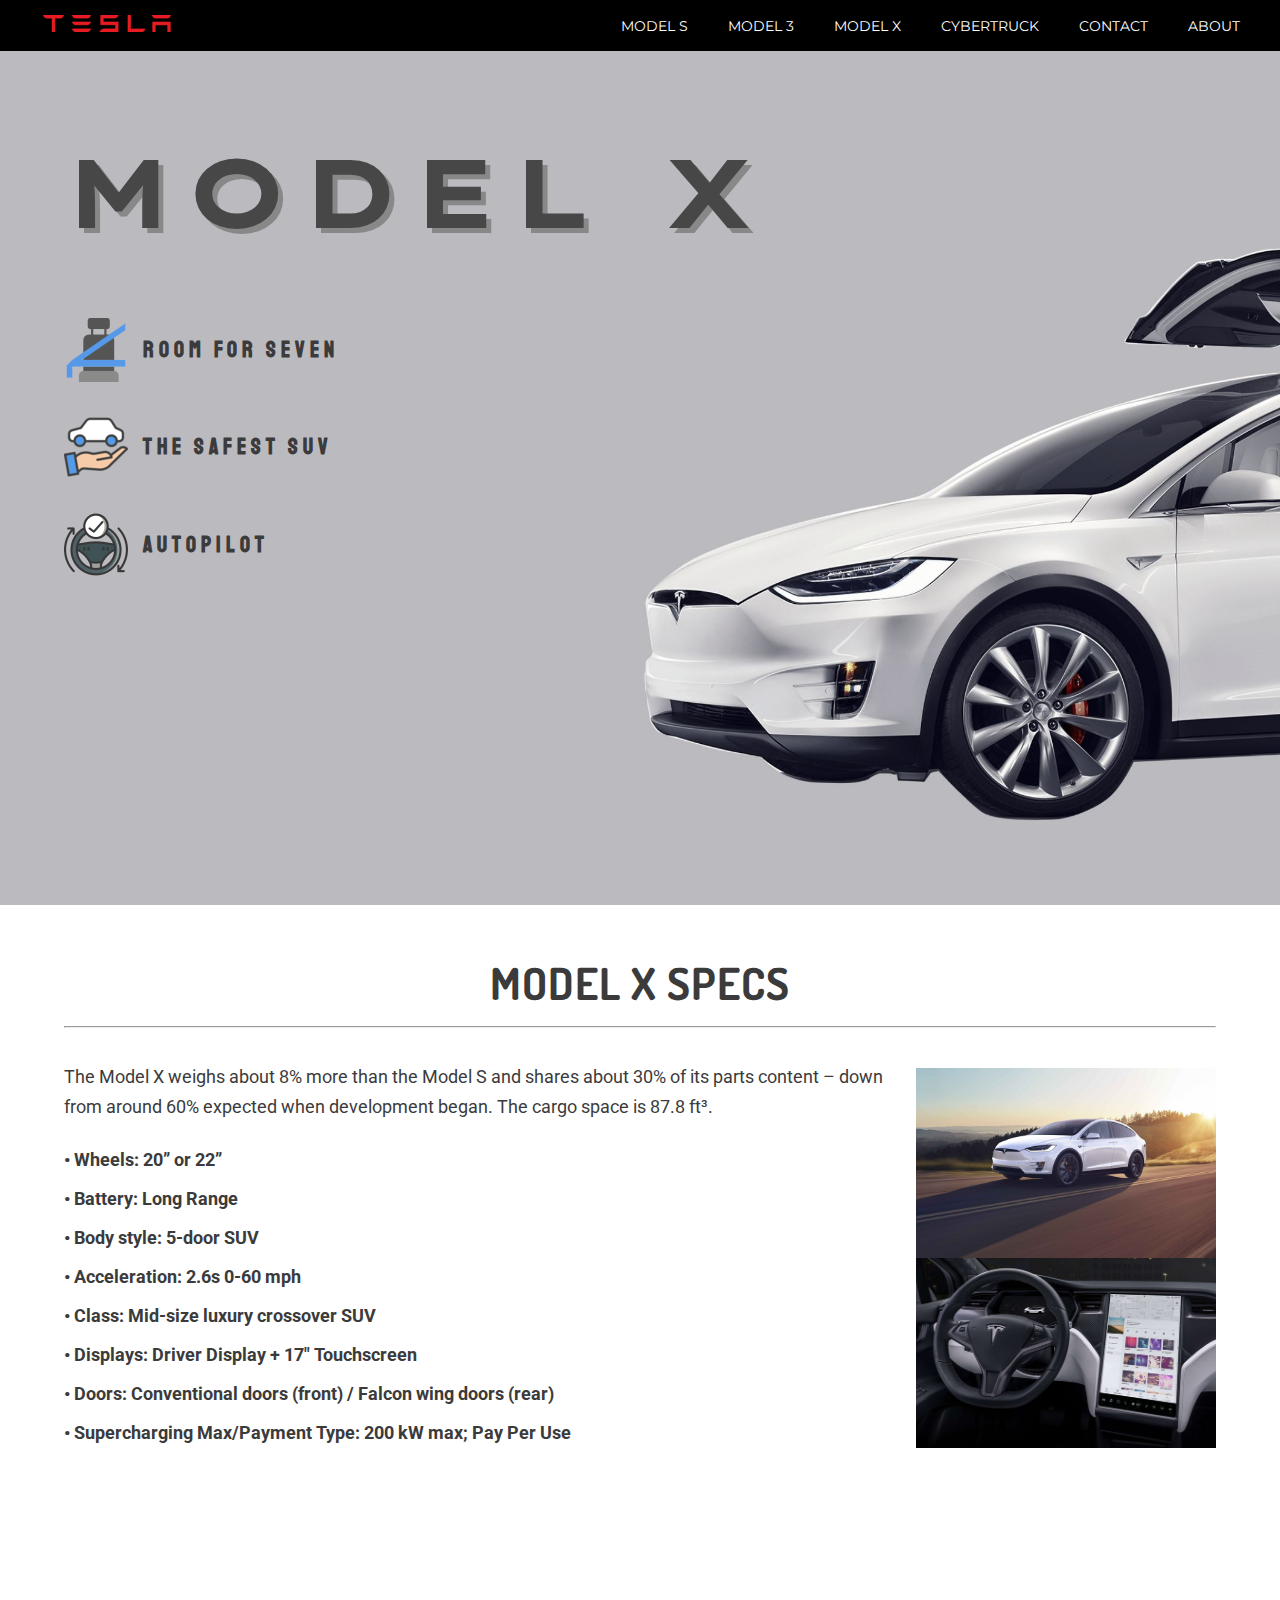
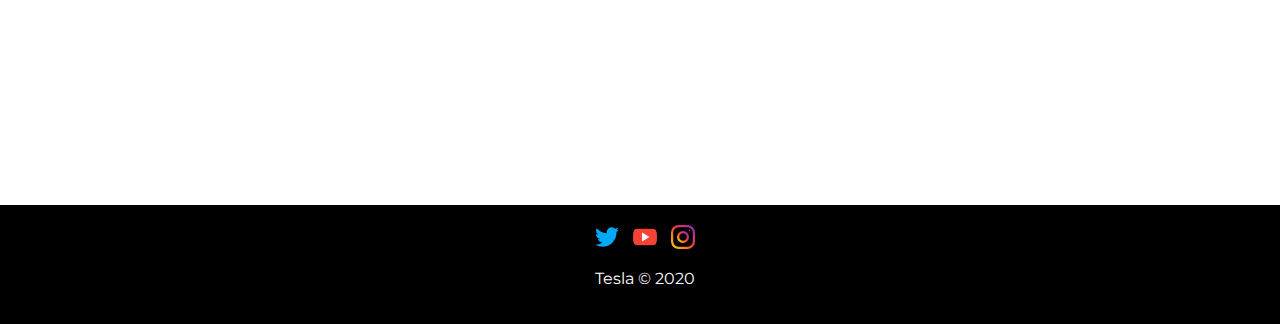
<file: modelx.html>
<!DOCTYPE html>
<html lang="en">
<head>
    <meta charset="UTF-8">
    <meta name="viewport" content="width=device-width, initial-scale=1.0">
    <title>Model X | Tesla</title>
    <link rel="stylesheet"  type="text/css" href="css/styles.css">
    <!--Fonts-->
    <link href="https://fonts.googleapis.com/css?family=Dosis:400,700" rel="stylesheet">
    <link href="https://fonts.googleapis.com/css?family=Roboto&display=swap" rel="stylesheet">
    <link href="https://fonts.googleapis.com/css2?family=Raleway&display=swap" rel="stylesheet">
    <link href="https://fonts.googleapis.com/css2?family=Staatliches&display=swap" rel="stylesheet">
    <link href="https://fonts.googleapis.com/css2?family=Lexend+Tera&display=swap" rel="stylesheet">
    <link href="https://fonts.googleapis.com/css2?family=Russo+One&display=swap" rel="stylesheet">
    <!--icono -->
    <link rel="shortcut icon" href="./img/favicon.ico" type="image/vnd.microsoft.icon">
    <link href="https://fonts.googleapis.com/css2?family=Montserrat:wght@600&display=swap" rel="stylesheet">
</head>

<body>
<header>
        <div class="menu">
      
           <a href="index.html"><img class="logo" src="./img/logo.png"></a>
        <nav class="navbar">
           <ul>
              
              <li><a href="models.html">Model S</a></li>
              <li><a href="model3.html">Model 3</a></li>
              <li><a href="modelx.html">Model X</a></li>
              <li><a href="cybertruck.html">Cybertruck</a></li>
              <li><a href="contact.html">Contact</a></li>
              <li><a href="about.html">about</a></li>  
            </ul>
      
        </nav>
        </div>
       
        

        </header>

        <main>
            <section id="mx">
                 <div class="contenedor">
        
                    <h2>Model X</h2>
                    
                    <img class="seat" src="./img/seat-belt (1).png">
                    <h6>Room for Seven</h6>

                    <img class="safety" src="./img/car.png">
                    <h6>The Safest SUV</h6>

                    
                    <img class="autopilot" src="./img/autopilot.png">
                    <h6>Autopilot</h6>

                </div>
             </section>
            

             <section id="mxspecs">
                <div class="contenedor">
                    <h2>Model X Specs</h2>
                <hr>
                <img class="carx" src="./img/380.png">
     
                <p class="mx1">The Model X weighs about 8% more than the Model S and shares about 30% of its parts content – down <br>from around 60% expected when development began. The cargo space is 87.8 ft³.</p>
                <p class="mx2">
                    • Wheels: 20” or 22” <br>
                    • Battery: Long Range<br>
                    • Body style:	5-door SUV<br>
                    • Acceleration: 2.6s 0-60 mph<br>
                    • Class: Mid-size luxury crossover SUV<br>
                    • Displays: Driver Display + 17" Touchscreen<br>
                    • Doors: Conventional doors (front) / Falcon wing doors (rear)<br>
                    • Supercharging Max/Payment Type: 200 kW max; Pay Per Use
                </p>
                    
                </div>
            </section>
            
          
          
        </main>            
        
<footer>
    <div class="contenedor">
        <div class="redes">
          <a href="https://twitter.com/Tesla"><img src="img/twitter.png" alt="icono de twitter"></a>
          <a href="https://www.youtube.com/user/TeslaMotors"><img src="img/youtube.png" alt="icono de youtube"></a>
          <a href="https://www.instagram.com/teslamotors/?hl=es-la"><img src="img/instagram.png" alt="icono de instagram"></a>
        </div>
        <div class="parrafo">
          <p>Tesla © 2020</p>
        </div>
      </div>
</footer>





</body>
</html>
</file>
<file: css/styles.css>
body {
    margin:0;
    font-family: 'Montserrat', sans-serif;

}


.menu {
    position: fixed;
    display: flex;
    justify-content: space-between;
    width: 100%;
    background: black;
    top:0px;
   
}

.contenedor {

    max-width: 1200px;
    width: 90%;
    margin: auto;
}

li {
    flex: auto;
}


header {
    overflow: hidden;
    width: 100%;
    justify-content: space-between;

}


header nav ul {
    display: flex;

}

header ul li {
    list-style: none;
   margin-right: 40px;
    
  
}

header ul li a  {
    text-decoration: none;
    color: white;
    text-transform: uppercase;
    font-size: 14px;
    margin: 0;
    
   
}

header li a:hover{
    background-color: white;
    color: black;
    transition: 0.9s;

}

 .logo {
    max-width: 250px;
    padding: 15px 43px;
    overflow: hidden;
    
  }

  @media(max-width: 768px){

    .logo{
        display: block;
        margin:auto;
    }

    .menu {
        display: block;
    }

    header nav ul {
    
        height: 230px;
        flex-direction: column;
        text-align: center;
    }


  }
 


#intro {
    background:url('../img/final3.jpg') no-repeat;
    text-align: center;
    height: 100vh;
    background-size: cover;
}


#intro h1  {
    color: white;
    font-size: 60px;
    letter-spacing: 1px;
    padding: 30vh 0 0 0;
    margin: 0;
    font-family: 'Montserrat', sans-serif;
    margin-bottom: 34px;
    
}

#intro a {
    color: white;
    padding: 16px;
    border-radius: 15px;
    background: #E31D39;
    text-decoration: none;
    text-align: center;
    margin-bottom: 20px;
}

#intro a:hover{
    background-color: white;
    color: black;
    transition: 0.9s;

}


 #vid{
    
    
    text-align: center;
    display: block;
    background:url('../img/bnng.jpg') no-repeat;
    height: 100vh;
    background-size: cover;
}






#vid h2{
    color: #242424;
    font-size: 58px;
    margin-top: 0;
    margin-bottom: 6px;
    padding-top: 78px;
}
#vid h4{
    margin-top:0;
    font-family: 'Dosis', sans-serif;
    color: #4c4d4c;
    font-size: 38px;    
    margin-bottom: 40px;
}

#vid a {
    margin-top: 30px;
    text-decoration: none;
    padding-left: 60px;
    padding-right: 60px;
    padding-top: 10px;
    padding-bottom: 10px;
    text-align: center;
    background-color: transparent;
    color: black;
    margin-right: 20px;
    border: 2px solid black;
    border-radius: 20px;
    text-transform: uppercase;
}

#vid a:hover {
    margin-top: 30px;
    text-decoration: none;
    padding-left: 60px;
    padding-right: 60px;
    padding-top: 10px;
    padding-bottom: 10px;
    text-align: center;
    transition: 0.9s;
    background-color: #03051A;
    margin-right: 20px;
    color: white;
    border: 2px solid white;
    border-radius: 20px;
}

footer {
    background: black;
    padding: 20px 0;
    text-align: center;
    color: white;
}

.redes a {
    margin-left: 10px;
}

.parrafo {
    margin-left: 10px;
}

#aboutus {
       height: auto;

}
    
#aboutinfo h3, #contactinfo h3 {
    
    padding-top: 74px;
    padding-left: 84px;
    color: #171a20;
    font-size: 38px;
    margin-bottom: 18px;
}

#aboutinfo hr, #contactinfo hr {
   width: 80%;
   margin-left: 84px;
   color: #ccc;
}

#aboutinfo h2 {
    color: #D3253C;
    font-size: 28px;
    line-height: 40px;
    padding-left: 84px;
    padding-right: 20px;
    width: 80%;
    font-family: 'Dosis';
    
}

#aboutinfo p {
    color: #171a20;
    line-height: 35px;
    padding-left: 84px;
    padding-right: 20px;
    text-align: justify;
    font-family: 'Roboto', sans-serif;
    overflow-wrap: break-word;
    width: 80%;
    font-size: 18px;
}

.pfinal {
    margin-bottom: 60px;
}

#contactinfo p,  #contactinfo h2 {
    width: 80%;
    padding-left: 84px;
    font-family: 'Raleway', sans-serif;

}

#contactinfo h2, .formi {
    text-align: center;
}

.formi{
    margin-bottom: 30px;
}

 .dir  {
    margin-bottom: 20px;
    line-height: 30px;
    font-weight: bold;
    
}

#foorm {
    
    width:300px;
	padding:16px;
	border-radius:10px;
    margin:auto;
    height: 350px;
    background-color:#ccc;
    margin-bottom: 40px;
}


form label{
	width:72px;
	font-weight:bold;
    display:inline-block;
    align-items: center;
    font-size: 14px;
   
}



form input[type="text"],
form input[type="email"] {
    line-height: inherit;
    width: 200px;
    padding:4px 10px;
    font-size: 14px;
    margin:10px 0;
    text-align: center;
    color: #242424;
    border: 1px solid #dddddd;
    border-radius: 5px;
    background-color: #e7ebda;
       
}

form input[type="email"]{
    margin-left: 2px;
}

#comments {
    margin-top: 12px;
}

textarea {
    padding: 10px 15px;
    color: #242424;
    background-color: #e7ebda;
    border: 1px solid #dddddd;
    font-size: 14px;
    width: 270px;
    height: 102px;
    resize: none;
    margin:8px 0;
    display:block;
}

  form input[type="submit"] {
    
      background: #E31D39;
      color: white;
      box-shadow: none;
      border-style: none;
      text-transform: uppercase;
      width: 100px;
      padding: 12px;
      border-radius: 20px;
      text-align: center;
      margin-bottom: 36px;
      margin-top: 12px;
      display:block;
      margin-left: 100px;
  }

  #split {
    background:url('../img/nmodels.jpg') no-repeat;
    text-align: center;
    height: 100vh;
    background-size: cover;
}




#split h2  {
    color: white;
    font-size: 58px;
    letter-spacing: 1px;
    padding: 16vh 0 0 0;
    margin-top: 20px;
    font-family: 'Montserrat', sans-serif;
    margin-bottom: 26px;
    
}

#split a {
    text-decoration: none;
    padding-left: 66px;
    padding-right: 66px;
    padding-top: 10px;
    padding-bottom: 10px;
    text-align: center;
    background-color: transparent;
    color: black;
    border: 2px solid black;
    border-radius: 20px;
}

#split a:hover {
    text-decoration: none;
    padding-left: 66px;
    padding-right: 66px;
    padding-top: 10px;
    padding-bottom: 10px;
    text-align: center;
    background-color: black;
    color: white;
    border: 2px solid black;
    border-radius: 20px;
}

#specs {
    background-color: black;
   height: 100vh;
}


#specs img {
    float: left;
    padding-top: 150px;
}


#specs h2  {
    margin-top: 0;
    padding-top: 54px;
    color: white;
    font-size: 42px;
    text-align: center;
    letter-spacing: 1px;
    font-family: 'Dosis', sans-serif;
    text-transform: uppercase;
    margin-bottom: 16px;
}

#specs hr {
    color: white;
    width: 30%;
    text-align: center;
    margin-bottom: 40px;
  
}

#specs p{
    
    display: flex;
    line-height: 30px;
    color: white;
    padding-top: 57px;
    text-align: justify;
    overflow-wrap: break-word;
    margin-bottom: 40px;
    font-size: 18px;
    padding-left: 158px;
    margin-top: 0px;
    font-family: 'Roboto', sans-serif;
}


#specs a {
    
    text-decoration: none;
    padding-left: 66px;
    padding-right: 66px;
    padding-top: 10px;
    padding-bottom: 10px;
    text-align: center;
    background-color: transparent;
    color: #ccc;
    border: 2px solid #ccc;
    border-radius: 20px;
    margin-left: 178px;
}


#mtroix {
    background: url('../img/tt.jpg') no-repeat;
    height: 100vh;
    background-size: cover;
    text-align: center;
}

#mtroix img {
    padding-top: 14vh;
}

#mtroix h2 {
    font-family: 'Lexend Tera', sans-serif;

    color: #a3a3a3;
    font-size: 120px;
    text-transform: uppercase;
    padding-top:0px;
    margin-top: 5px;
    margin-bottom: 26px;
    letter-spacing: 12px;
}

#m3 {
    background: url('../img/fiiinaal.jpg') no-repeat;
    background-size: cover;
    height: 100vh;
    text-align: center;
}

#m3 h2 {
    margin-top:0px;
    font-size: 23px;
    letter-spacing: 2px;
    padding: 7vh 0 0 0;
    text-align: center;
    color: #4c4d4c;
    font-family: 'Lexend Tera', sans-serif;
}



#est {
    margin-top:0px;
    padding: 53vh 0 0 0;  

}

#m3 h3 {
    margin-top:0px;
    font-size: 14px;
    letter-spacing: 2px;
    color: white;
    font-family: 'Lexend Tera', sans-serif;
}

#m3 h4 {
    margin-top:10px;
    font-size: 14px;
    letter-spacing: 4px;
    color: #2b2b2b;
    font-family: 'Lexend Tera', sans-serif;

}

#m3 hr {
    
        border-color: #DBDBDB;
        width: 40%;
        text-align: center;
        margin-bottom: 20px;
      

}


#m3specs{   
    height: auto;

}

#m3specs h2 {
    margin-top: 0;
    color: #3b3b3b;
    font-size: 40px;
    text-align: center;
    
    letter-spacing: 1px;
    font-family: 'Lexend Tera', sans-serif;
    text-transform: uppercase;
    margin-bottom: 16px;
    text-shadow: 2px 2px #A3A3A3;
}

.topp {
    margin-top: 38px;
    color: white;
}

 .btm {
    color: white;
   
    text-align: center;
    
}

.imagen {
    float: right;
    padding-top: 32px;
    padding-bottom: 0px;
    margin-bottom: 0px;
   }


.innfo {
    display: flex;
    line-height: 30px;
    color:#3b3b3b;
    text-align: left;
    overflow-wrap: break-word;
    font-size: 18px;
    font-family: 'Roboto', sans-serif;
}

.info {
    display: flex;
    line-height: 34px;
    color: #3b3b3b;
    text-align: left;
    overflow-wrap: break-word;
    font-weight: bold;
    font-size: 17px;
    padding-bottom: 40px;
    font-family: 'Roboto', sans-serif;
}

#mx {
    background: url('../img/modellxx.jpg') no-repeat;
    background-size: cover;
    height: 100vh;
 
}

#mx h2 {
    font-family: 'Lexend Tera', sans-serif;
    text-shadow: 5px 5px #888;
    color: #474747;
    font-size: 97px;
    text-transform: uppercase;
    padding-top:14vh;
    margin-top: 5px;
    margin-bottom: 26px;
    letter-spacing: 12px;
}


.seat {
    margin-top: 40px;
    padding-left: 0px;
}

#mx  h6 {
    font-family: 'Staatliches', cursive;
    font-size: 22px;
    margin-left: 79px;
    text-align: justify;
    margin-top: -50px;
    color: #3b3b3b;
    letter-spacing: 5px;
    
}

.safety {
    margin-top:0px;
}

.autopilot {
    margin-top: 0px;
}

#mxspecs {
    height: 100vh;
    background-color: white;
}

#mxspecs h2 {
    margin-top: 0;
    padding-top: 50px;
    color: #3b3b3b;
    font-size: 44px;
    text-align: center;
    letter-spacing: 1px;
    font-family: 'Dosis', sans-serif;
    text-transform: uppercase;
    margin-bottom: 16px;

}

.mx1 {
    display: flex;
    line-height: 30px;
    color:#3b3b3b;
    padding-top: 26px;
    text-align: left;
    overflow-wrap: break-word;
    font-size: 18px;
    margin-top: 0px;
    font-family: 'Roboto', sans-serif;
}

.mx2 {
    display: flex;
    line-height: 39px;
    color:#3b3b3b;
    text-align: left;
    overflow-wrap: break-word;
    font-weight: bold;
    font-size: 18px;
    padding-bottom: 20px;
    font-family: 'Roboto', sans-serif;
}

.carx {
 float: right;
 padding-top: 32px;
 padding-bottom: 0px;
 margin-bottom: 0px;
}

#cybertruckk {
    height: 100vh;
    text-align: center;
    
    background: url('../img/eeee.jpg') no-repeat;
    background-size: cover;
    height: 100vh;
}

#cybertruckk marquee {
    font-family: 'Rajdhani', sans-serif;
    background-color: #ccc;
    width:100%;
    margin-top: 398px;
    font-size: 18px;  
    text-align: center;
    position: static;
    letter-spacing: 2px;

    
}

#cybertruckk h2 {
    color: #06011c;
    padding-top: 80px;
    text-shadow: 10px 8px #ccc, -10px 12px #c8dbfa, -8px -12px #cfc, 12px -5px #ffff99;
    font-family: 'Rajdhani', sans-serif;
    font-size: 100px;
    margin-top: 0;
    text-transform: uppercase;
    letter-spacing: 20px;
    padding-bottom:0;
    margin-bottom: 10px;
}

#cybertruckk a {
    color: #06011c;
    padding-top: 80px;
    border: 2px solid  #ccc;
    background-color: #f0f0f0;
    font-family: 'Lexend Tera', sans-serif;
    font-size: 16px;
    margin-top: 0px;
    border-radius: 30px;
    padding-right: 30px;
    padding-left: 30px;
    text-transform: uppercase;
    letter-spacing: 4px;
    padding-top: 8px;
    padding-bottom: 8px;
}

#cyb {
    
    display: block;
    height: auto;
    background-color: #000000;
    
}

#centlogo{
    display: flex;
    align-items: center;
    justify-content: center;
}

.logocb{
   
    margin-top: 30px;
    margin-bottom: 20px;
}

#cyb h3 {
    text-align: center;
    font-family: 'Dosis', sans-serif;
    word-spacing: 6px;
    font-size: 22px;
    color: #ccc;
    text-shadow: 1px 1px #888;
    
}

#cyb p {
    
    line-height: 30px;
    color: #dddddd;
}

#cyb h4 {
    text-align: left;
    font-family: 'Lexend Tera', sans-serif;
    word-spacing: 6px;
    font-size: 22px;
    color: #dddddd;
    text-shadow: 2px 2px #888;
    
}

 .imgg {
    margin-top: 20px;
    margin-bottom: 40px;
}
</file>
